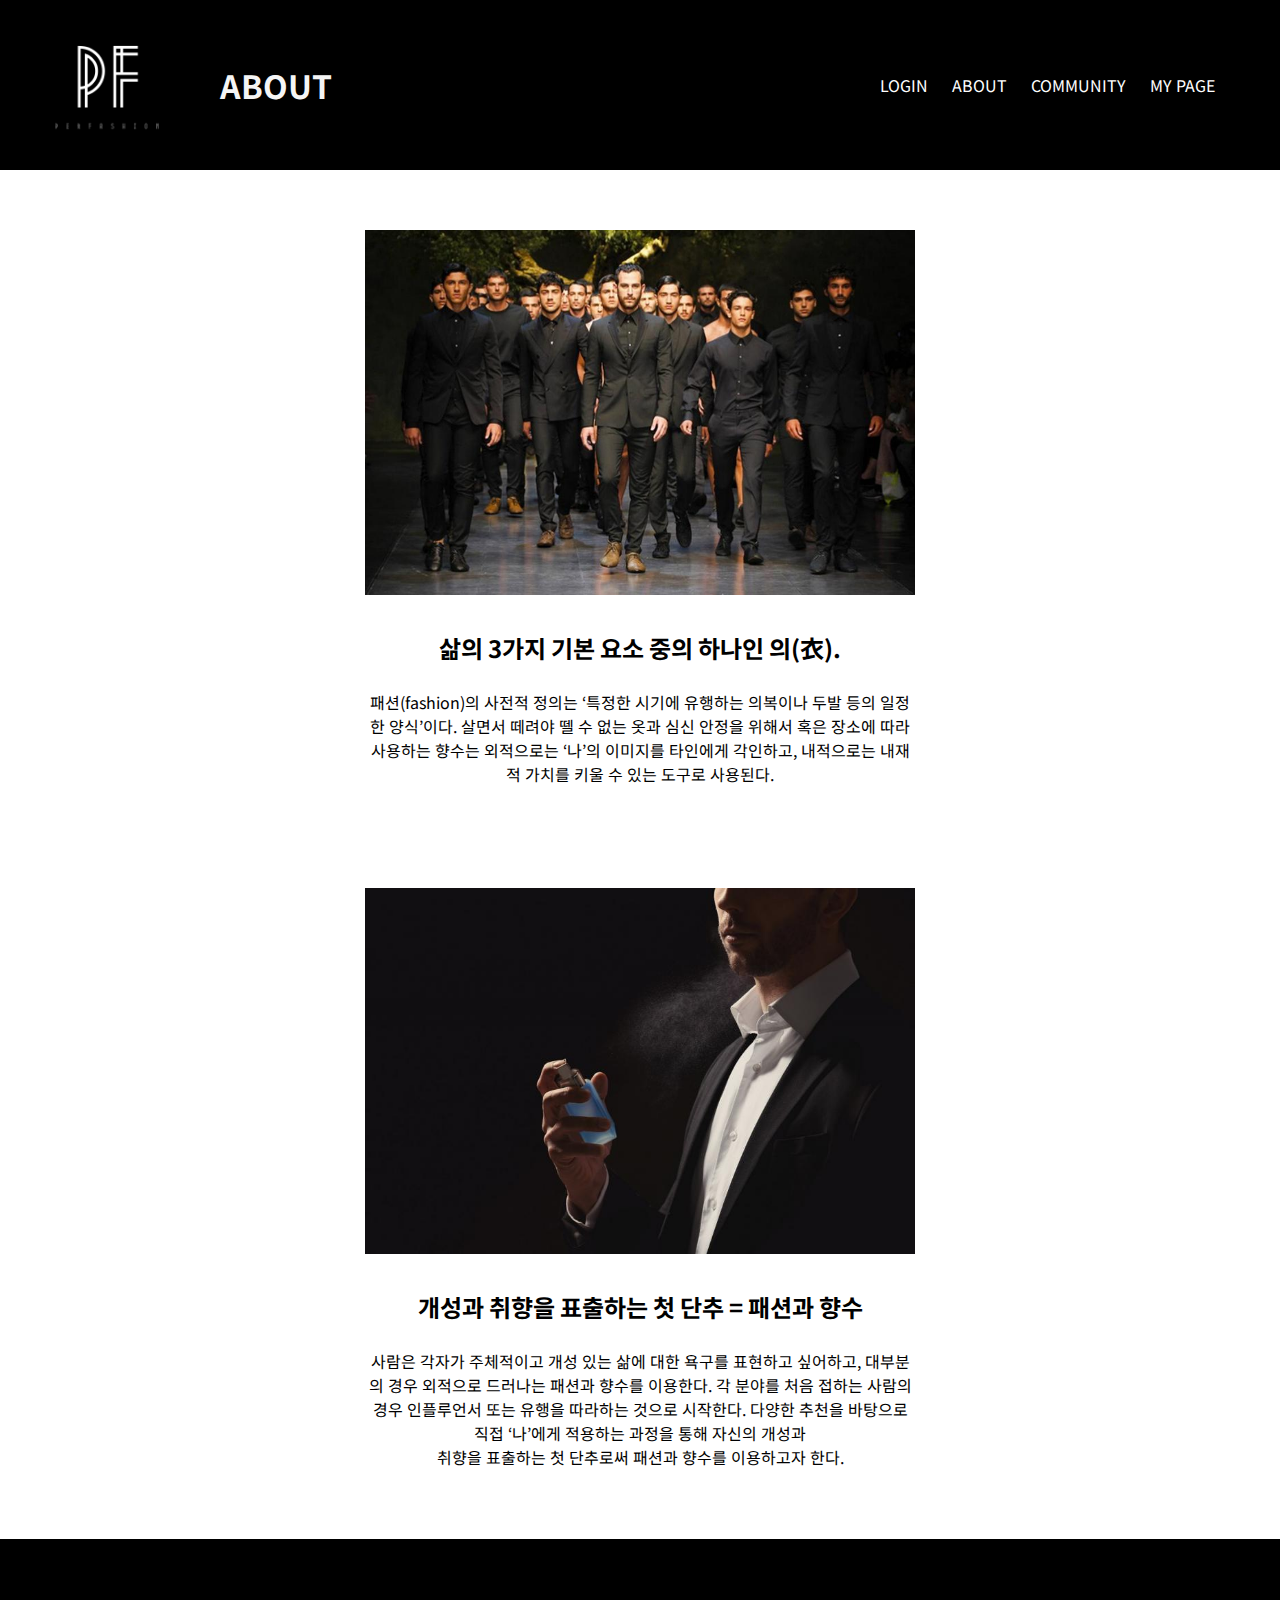
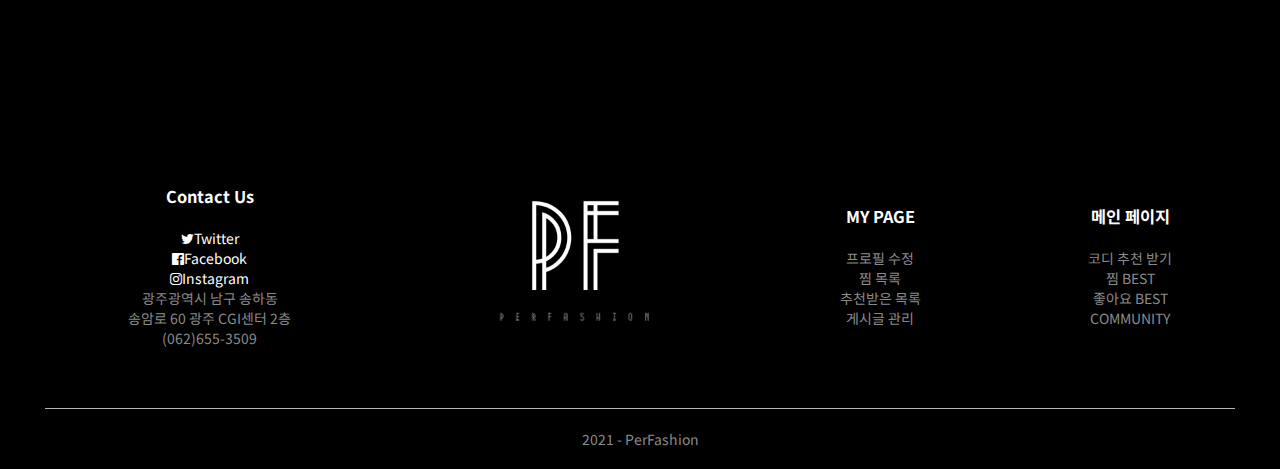
<file: PerFashion/src/main/webapp/about_3.html>
<!DOCTYPE html>
<html lang="en">
<head>
    <meta charset="UTF-8">
    <meta http-equiv="X-UA-Compatible" content="IE=edge">
    <meta name="viewport" content="width=device-width, initial-scale=1.0">
    <title>전체보기</title>
    <link rel="stylesheet" href="css_3/style_3.css">
    <link rel="preconnect" href="https://fonts.googleapis.com">
    <link rel="preconnect" href="https://fonts.gstatic.com" crossorigin>
    <link href="https://fonts.googleapis.com/css2?family=Noto+Sans+KR:wght@700&display=swap" rel="stylesheet">
    <link rel="stylesheet" href="https://stackpath.bootstrapcdn.com/font-awesome/4.7.0/css/font-awesome.min.css">
    <link rel="stylesheet" href="https://unpkg.com/swiper/swiper-bundle.min.css" />
    <script src="https://unpkg.com/swiper/swiper-bundle.min.js"></script>
</head>

<body>
    <div class="header_slide">
        <div class="container">
            <div class="navbar">
                <div class="logo">
                    <a href="index_3.html"><img src="images_3/logo3.png" width="125px"></a>
                </div>
                <h1 class = "jjim">ABOUT</h1>
                <nav>
                    <ul>
                        <li><a href="">LOGIN</a></li>
                        <li><a href="">ABOUT</a></li>
                        <li><a href="">COMMUNITY</a></li>
                        <li><a href="">MY PAGE</a></li>
                    </ul>
                </nav>
                <!-- img src="images/아이콘추가가능" width="30px" height="30px" -->
            </div> 
        </div>
    </div>
    <!------ 찜 BEST categories ---------->
        <div class="categories">
            <div class="small-container_about">
                    <div class="about_line">
                        <div class="about">
                            <img class = "image" src="images_3/about01.jpg">
                        </div>
                        <div class="about_title">
                                <h2>삶의 3가지 기본 요소 중의 하나인 의(衣).</h2>
                        </div>
                        <div class="about_text">패션(fashion)의 사전적 정의는 ‘특정한 시기에 유행하는 의복이나 두발 등의 일정한 양식’이다. 살면서 떼려야 뗄 수 없는 옷과 심신 안정을 위해서 혹은 장소에 따라 사용하는 향수는 외적으로는 ‘나’의 이미지를 타인에게 각인하고, 내적으로는 내재적 가치를 키울 수 있는 도구로 사용된다.
                                <br><br><br><br></div>
                        <div class="about">
                            <img class = "image" src="images_3/about02.jpg">
                        </div>
                        <div class="about_title">
                                <h2>개성과 취향을 표출하는 첫 단추 = 패션과 향수</h2>
                        </div>
                        <div class="about_text">사람은 각자가 주체적이고 개성 있는 삶에 대한 욕구를 표현하고 싶어하고, 대부분의 경우 외적으로 드러나는 패션과 향수를 이용한다. 각 분야를 처음 접하는 사람의 경우 인플루언서 또는 유행을 따라하는 것으로 시작한다.
                            다양한 추천을 바탕으로 직접 ‘나’에게 적용하는 과정을 통해 자신의 개성과 <br>취향을 표출하는 첫 단추로써 패션과 향수를 이용하고자 한다.
                                </div>
                    </div>
                </div>   
                
            </div>  
        </div>   
        

    <!------ footer ---------->

    <div class="footer">
        <div class="container">
            <div class="row">
                <div class="footer-col-1">
                    <h3>Contact Us</h3>
                        <ul>
                            <li><span class="label"><i class="fa fa-twitter" aria-hidden="true"></i>Twitter</span></li>
                            <li><span class="label"><i class="fa fa-facebook-official" aria-hidden="true"></i>Facebook</span></li>
                            <li><span class="label"><i class="fa fa-instagram" aria-hidden="true"></i>Instagram</span></li>
                        </ul>
                        <p>광주광역시 남구 송하동<br />
                        송암로 60 광주 CGI센터 2층 <br />
                        (062)655-3509</p>
                    </div>
                
                <div class="footer-col-2">
                    <img src ="images_3/logo3.png">
                    <p></p>
                </div>
                <div class="footer-col-3">
                    <h3>MY PAGE</h3>
                    <ul>
                        <li>프로필 수정</li>
                        <li>찜 목록</li>
                        <li>추천받은 목록</li>
                        <li>게시글 관리</li>
                    </ul>
                </div>
                <div class="footer-col-4">
                    <h3>메인 페이지</h3>
                    <ul>
                        <li>코디 추천 받기</li>
                        <li>찜 BEST</li>
                        <li>좋아요 BEST</li>
                        <li>COMMUNITY</li>
                    </ul>
                </div>
            </div>
            <hr>
            <p class="copyright">2021 - PerFashion</p>
        </div>
    </div>
</body>
</html>
</file>
<file: PerFashion/src/main/webapp/css_3/style_3.css>
*{
    margin: 0;
    padding: 0;
    box-sizing: border-box;
    font-family: 'Noto Sans KR', sans-serif;
}



.navbar{
    
    display: flex;
    align-items: center;
    padding : 20px;
}

nav{
    flex: 1;
    text-align: right;
}

nav ul{
    display: inline-block;
    list-style-type: none;
}

nav ul li{
    display: inline-block;
    margin-right: 20px;
}

a{
    text-decoration: none;
    color: white;
}

p{
    color: #fff;
}

.container{
    max-width: 1300px;
    margin: auto;
    padding-left: 25px;
    padding-right: 25px;
}

.row{
    margin-top: 165px;
    display: flex;
    align-items: center;
    flex-wrap: wrap;
    justify-content: space-around;
}

.col-2{
    flex-basis: 50%;
    min-width: 300px;
}

.col-2 img{
    max-width: 100%;
    padding: 50px 0;
}

.col-2 h1{
    font-size: 50px;
    line-height: 60px;
    margin : 25px 0;
}

.btn{
    display: inline-block;
    background: #fff;
    color: #000;
    padding: 8px 30px;
    margin: 30px 0;
    border-radius: 8px;
    transition: background 0.5s;
    font-weight: bold;
}

.btn:hover{
    background: #8a8a8a;
}

.header{
    background: black;
}

.banner{
    background: black
}

.col-2 img{
    background: rgb(black, 0, 0, #110F12)
}
/* categories */
.categories{
    
    margin: 70px 0;
}

.col-3{
    
    flex-basis: 30%;
    min-width : 250px;
    margin-bottom: 30px;
    margin-top : 30px;
}

.col-3 img{
    width: 100%;
}
.small-container{
    
    max-width: 1400px;
    margin: auto;
    padding-left: 30px;
    padding-right: 30px;
}

.title{
    text-align: left;
    margin: 0 auto 40px;
    margin-left: 25px;
    position: relative;
    line-height: 60px;
    color: black;
}

/*----------------footer---------------*/
.footer{
    background : #000;
    color: #8a8a8a;
    font-size: 14px;
    padding: 60px 0 20px;

}

.footer_row{
    display: flex;
    align-items: center;
    flex-wrap: wrap;
    justify-content: space-around;
}


.footer p{
    color : #8a8a8a;
}

.footer h3{
    color: #fff;
    margin-bottom: 20px;
}

.footer-col-1, .footer-col-2, .footer-col-3, .footer-col-4{
    min-width: 250px;
    margin-bottom: 20px;
}

.footer-col-1{
    flex-basis: 30%;
    text-align: center;
}
.footer-col-2{
    flex: 1;
    text-align: center;
}

.footer-col-2 img{
    width: 180px;
    margin-bottom: 20px;
}

.footer-col-3, .footer-col-4{
    flex-basis : 12%;
    text-align: center;
}

ul{
    list-style-type: none;
}

.footer hr{
    border: none;
    background: #b5b5b5;
    height: 1px;
    margin: 20px;
}

.copyright{
    text-align: center;
}

.label{
    color: #fff;
}

.title ul{
    display: inline-block;
    list-style-type: none;
}

.title ul li{
    display: inline-block;
    margin-right: 20px;
}

/* BEST, 전체보기 가로배치 css */
.best{
    margin: 0;
    overflow: hidden;
}

.best_item {
    float :left;
    margin-left: 25px;
    margin-bottom: 50px;
}

.best_item.one{
    color: black;
    font-size: 25px;
    font-weight: bold;
}

.best_item.two{
    margin-top: 8px;
    color:#b5b5b5;
}

.best_item.two:hover{
    color: black;
}

/* 이미지위에 하트 아이콘 배치 */
/* .likeBtn{
    position: absolute;
    bottom: 0px;
    right: 20px;
    z-index: 1;
    color: red;
    text-align: right;
    width: 30px;
    height: 30px;
} */

/* .likeBtn{
    color: red;
} */
.swiper-slide input{
    display: none;
}

.swiper-slide i{
    margin-left: 360px;
    margin-top: 625px;
    cursor: pointer;
    position: absolute;
    color: red;
}

.swiper-slide i:last-child{
    opacity: 0;
    transition: 0.3s;
}

.swiper-slide input:checked + label i:last-child{
    opacity: 1;
}

.fa.fa-heart-o{
    font-size: 30px;
}

.col-3{
    position: relative;
    width: 100%;
}

/* 다중 이미지 슬라이드 */
.swiper-wrapper{
    height: 700px !important;
}
.swiper-container {
    width: 100%;
    height: 100%;
}

.swiper-slide{
    flex-basis: 30%;
    min-width : 250px;
    margin-bottom: 30px;
    display: inline-block;
    margin: 25px;
}

.swiper-slide img{
    width: 100%;
    width: 410px;
    height: 700px;
}

.swiper-button-next {
    right: 20px !important;
    color: whitesmoke !important;

}

.swiper-button-prev {
    left: 50px !important;
    color: whitesmoke !important;
}

.jjim{
    color: whitesmoke;
    display: inline-block;
    margin: center;
    text-align: center;
    margin-left: 50px;
}

.header_slide{
   /*  background: rgba(0, 0, 0, 0.9); */
   	background : black;
    position: fixed;
    top: 0;
    left: 0;
    right: 0;
    z-index: 100;
}

.small-container_jjim{
    max-width: 1400px;
    margin: auto;
    padding-left: 25px;
    padding-right: 25px;
    margin-top: 200px;
}

/* about */
.small-container_about{
    max-width: 600px;
    margin: auto;
    padding-left: 25px;
    padding-right: 25px;
    margin-top: 230px;
}

.about{
    flex-basis: 30%;
    min-width : 400px;
    margin-bottom: 30px;
    margin-top : 30px;
}

.about img{
    width: 100%
}

.about_title{
    text-align: center;
    margin-top: 25px;
    margin-bottom: 15px;
}

.about_text{
    text-align: center;
    margin-top: 25px;
    margin-bottom: 15px;
}

/* 전체보기  */
.col-3 input{
    display: none;
}

.col-3 i{
    margin-left: -50px;
    margin-top: 550px;
    cursor: pointer;
    position: absolute;
    color: red;
}

.col-3 i:last-child{
    opacity: 0;
    transition: 0.3s;
}

.col-3 input:checked + label i:last-child{
    opacity: 1;
}

.fa.fa-heart-o{
    font-size: 30px;
}
</file>
